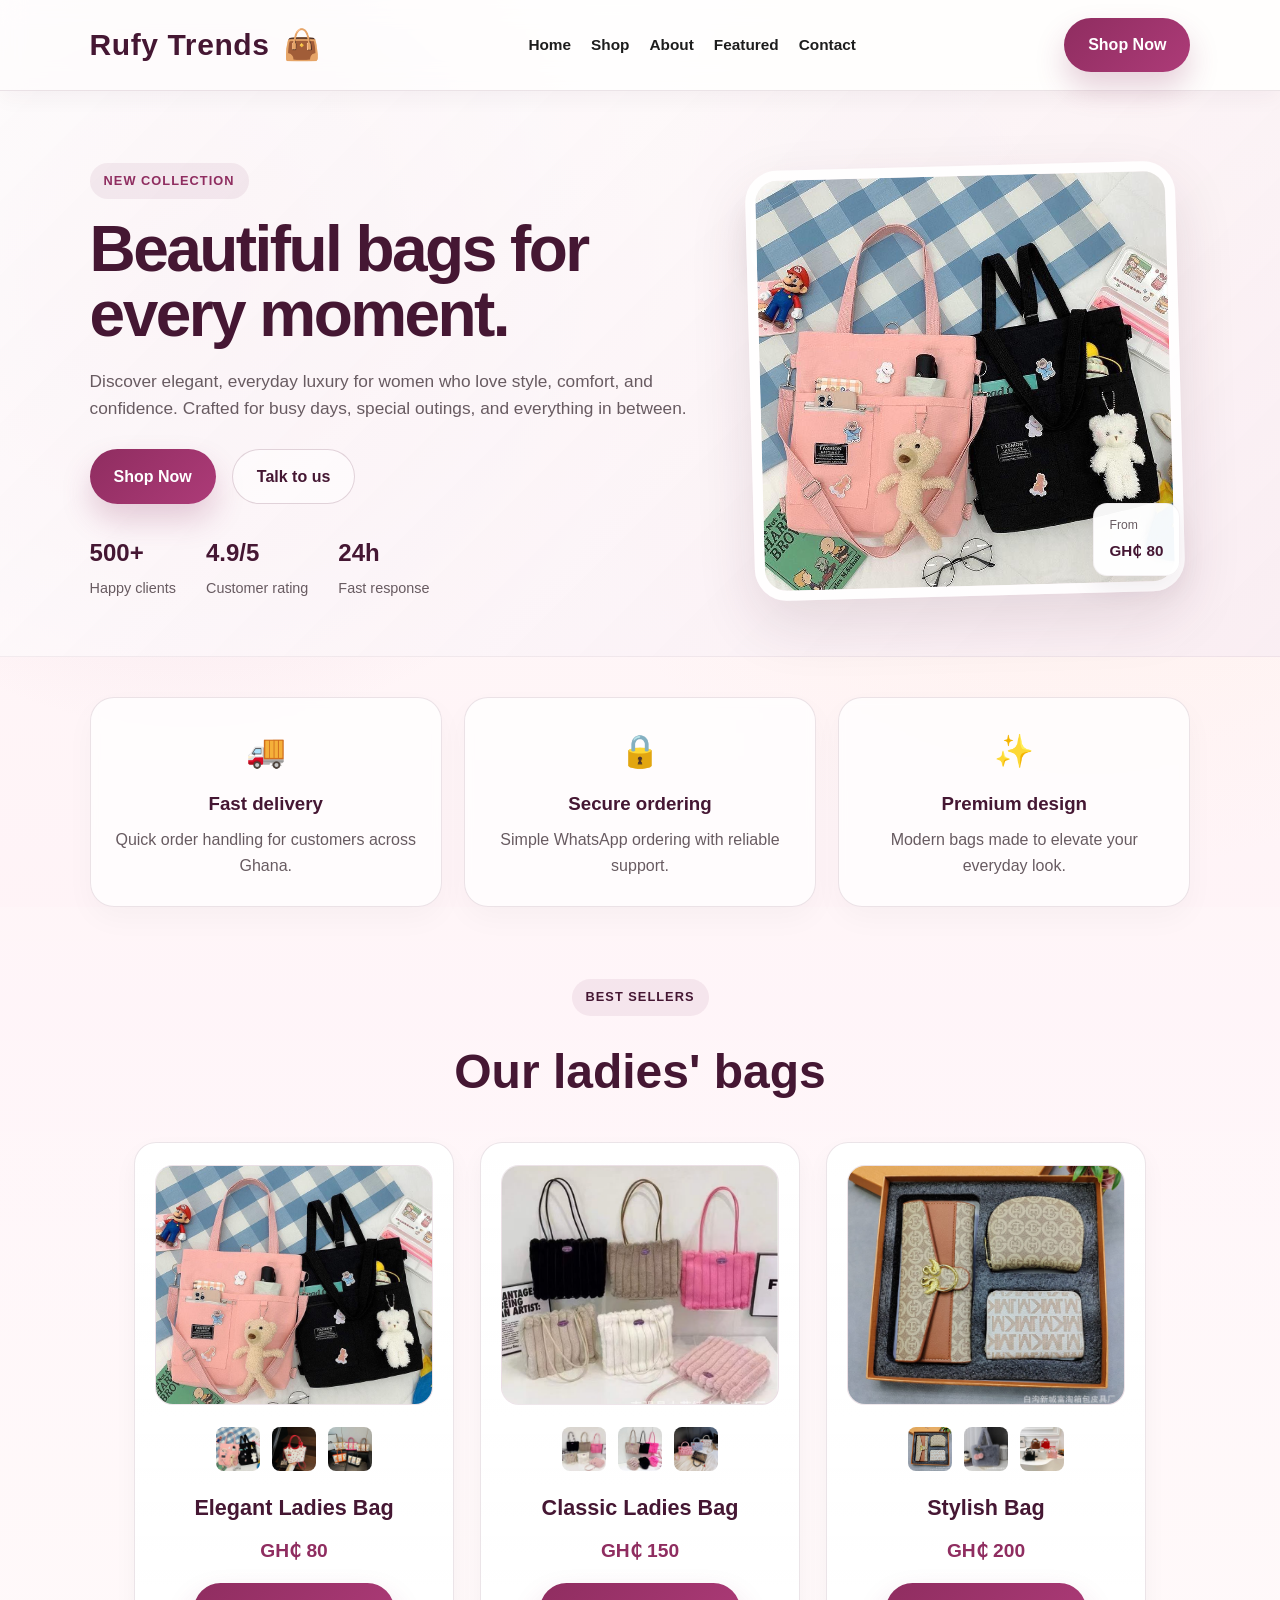
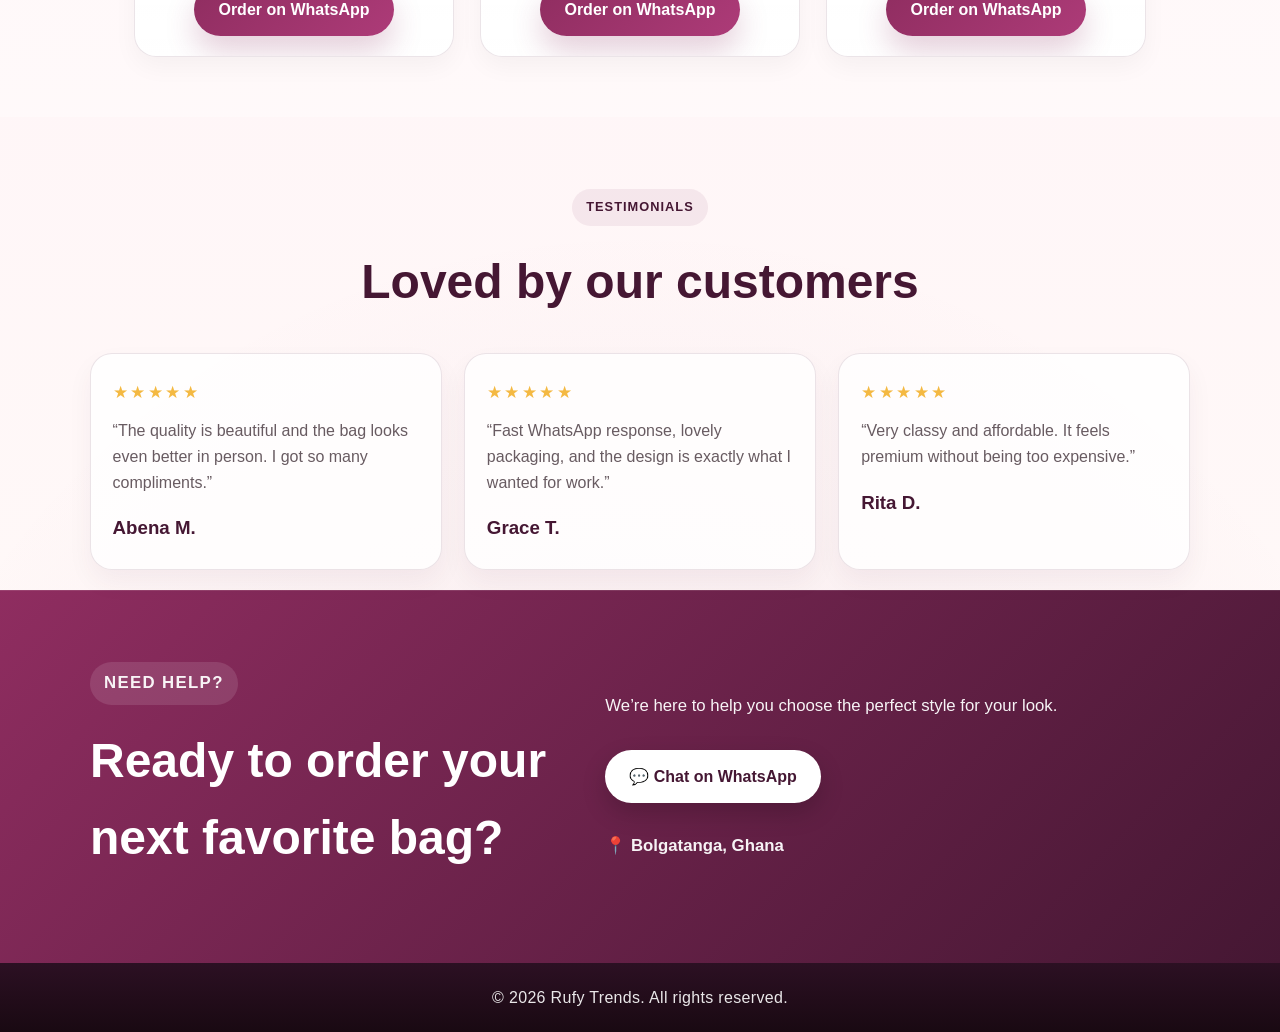
<file: RUFY TRENDS/index.html>
<!DOCTYPE html>
<html lang="en">
<head>
    <meta charset="UTF-8">
    <meta name="viewport" content="width=device-width, initial-scale=1.0">
    <title>Rufy Trends | Ladies Bags</title>
    <link rel="stylesheet" href="style.css">
</head>
<body>
    <header>
        <div class="logo">Rufy Trends <span>👜</span></div>

        <nav>
            <a href="#home">Home</a>
            <a href="#shop">Shop</a>
            <a href="about.html">About</a>
            <a href="#featured">Featured</a>
            <a href="#contact">Contact</a>
        </nav>

        <a class="header-button" href="shop.html">Shop Now</a>
    </header>

    <section class="hero" id="home">
        <div class="hero-content">
            <p class="eyebrow">New collection</p>
            <h1>Beautiful bags for every moment.</h1>
            <p class="subtitle">
                Discover elegant, everyday luxury for women who love style, comfort, and confidence.
                Crafted for busy days, special outings, and everything in between.
            </p>
            <div class="hero-actions">
                <a href="shop.html" class="button">Shop Now</a>
                <a href="#contact" class="button secondary">Talk to us</a>
            </div>

            <div class="trust-row">
                <div><strong>500+</strong><span>Happy clients</span></div>
                <div><strong>4.9/5</strong><span>Customer rating</span></div>
                <div><strong>24h</strong><span>Fast response</span></div>
            </div>
        </div>

        <div class="hero-visual">
            <div class="floating-card card-one">
                <span>Trending</span>
                <strong>Luxury style</strong>
            </div>
            <img src="images/WhatsApp Image 2026-09-23 at 08.17.43.jpeg" alt="Featured bag product">
            <div class="floating-card card-two">
                <span>From</span>
                <strong>GH₵ 80</strong>
            </div>
        </div>
    </section>

    <section class="features" id="featured">
        <div class="feature-box">
            <span>🚚</span>
            <h3>Fast delivery</h3>
            <p>Quick order handling for customers across Ghana.</p>
        </div>
        <div class="feature-box">
            <span>🔒</span>
            <h3>Secure ordering</h3>
            <p>Simple WhatsApp ordering with reliable support.</p>
        </div>
        <div class="feature-box">
            <span>✨</span>
            <h3>Premium design</h3>
            <p>Modern bags made to elevate your everyday look.</p>
        </div>
    </section>

    <section class="shop" id="shop">
        <div class="section-heading">
            <p class="eyebrow dark">Best sellers</p>
            <h2>Our ladies' bags</h2>
        </div>

        <div class="products">
            <div class="product">
                <div class="bag-image">
                    <img id="mainBag1"
                         src="images/WhatsApp Image 2026-09-23 at 08.17.43.jpeg"
                         alt="Elegant Ladies Bag">
                </div>

                <div class="gallery-thumbs">
                    <img src="images/WhatsApp Image 2026-09-23 at 08.17.43.jpeg"
                         alt="Bag thumbnail 1"
                         onclick="document.getElementById('mainBag1').src=this.src">
                    <img src="images/WhatsApp Image 2026-09-23 at 08.21.38.jpeg"
                         alt="Bag thumbnail 2"
                         onclick="document.getElementById('mainBag1').src=this.src">
                    <img src="images/WhatsApp Image 2026-09-23 at 08.22.50.jpeg"
                         alt="Bag thumbnail 3"
                         onclick="document.getElementById('mainBag1').src=this.src">
                </div>

                <h3>Elegant Ladies Bag</h3>
                <p class="price">GH₵ 80</p>
                <a class="button" href="https://wa.me/233530254400?text=Hello%20Rufy%20Trends,%20I%20am%20interested%20in%20the%20Elegant%20Ladies%20Bag%20for%20GH%E2%82%B5%2080.">
                    Order on WhatsApp
                </a>
            </div>

            <div class="product">
                <div class="bag-image">
                    <img id="mainBag2"
                         src="images/WhatsApp Image 2026-09-23 at 08.18.36 - Copy.jpeg"
                         alt="Classic Ladies Bag">
                </div>

                <div class="gallery-thumbs">
                    <img src="images/WhatsApp Image 2026-09-23 at 08.18.36 - Copy.jpeg"
                         alt="Bag thumbnail 4"
                         onclick="document.getElementById('mainBag2').src=this.src">
                    <img src="images/WhatsApp Image 2026-09-23 at 08.30.53.jpeg"
                         alt="Bag thumbnail 5"
                         onclick="document.getElementById('mainBag2').src=this.src">
                    <img src="images/WhatsApp Image 2026-09-23 at 08.40.12 (1).jpeg"
                         alt="Bag thumbnail 6"
                         onclick="document.getElementById('mainBag2').src=this.src">
                </div>

                <h3>Classic Ladies Bag</h3>
                <p class="price">GH₵ 150</p>
                <a class="button" href="https://wa.me/233530254400?text=Hello%20Rufy%20Trends,%20I%20am%20interested%20in%20the%20Classic%20Ladies%20Bag%20for%20GH%E2%82%B5%20150.">
                    Order on WhatsApp
                </a>
            </div>

            <div class="product">
                <div class="bag-image">
                    <img id="mainBag3"
                         src="images/WhatsApp Image 2026-09-23 at 08.32.49.jpeg"
                         alt="Stylish Bag">
                </div>

                <div class="gallery-thumbs">
                    <img src="images/WhatsApp Image 2026-09-23 at 08.32.49.jpeg"
                         alt="Bag thumbnail 7"
                         onclick="document.getElementById('mainBag3').src=this.src">
                    <img src="images/WhatsApp Image 2026-09-23 at 08.40.13.jpeg"
                         alt="Bag thumbnail 8"
                         onclick="document.getElementById('mainBag3').src=this.src">
                    <img src="images/WhatsApp Image 2026-09-23 at 08.40.12 (2).jpeg"
                         alt="Bag thumbnail 9"
                         onclick="document.getElementById('mainBag3').src=this.src">
                </div>

                <h3>Stylish Bag</h3>
                <p class="price">GH₵ 200</p>
                <a class="button" href="https://wa.me/233530254400?text=Hello%20Rufy%20Trends,%20I%20am%20interested%20in%20the%20Stylish%20Bag%20for%20GH%E2%82%B5%20200.">
                    Order on WhatsApp
                </a>
            </div>
        </div>
    </section>

    <section class="testimonials">
        <div class="section-heading">
            <p class="eyebrow dark">Testimonials</p>
            <h2>Loved by our customers</h2>
        </div>

        <div class="testimonial-grid">
            <article class="testimonial-card">
                <div class="stars">★★★★★</div>
                <p>“The quality is beautiful and the bag looks even better in person. I got so many compliments.”</p>
                <h3>Abena M.</h3>
            </article>

            <article class="testimonial-card">
                <div class="stars">★★★★★</div>
                <p>“Fast WhatsApp response, lovely packaging, and the design is exactly what I wanted for work.”</p>
                <h3>Grace T.</h3>
            </article>

            <article class="testimonial-card">
                <div class="stars">★★★★★</div>
                <p>“Very classy and affordable. It feels premium without being too expensive.”</p>
                <h3>Rita D.</h3>
            </article>
        </div>
    </section>

    <section class="contact" id="contact">
        <div class="contact-panel">
            <div>
                <p class="eyebrow light">Need help?</p>
                <h2>Ready to order your next favorite bag?</h2>
            </div>
            <div class="contact-details">
                <p>We’re here to help you choose the perfect style for your look.</p>
                <a class="whatsapp" href="https://wa.me/233530254400?text=Hello%20Rufy%20Trends,%20I%20want%20to%20order%20a%20bag.">
                    💬 Chat on WhatsApp
                </a>
                <p class="location">📍 Bolgatanga, Ghana</p>
            </div>
        </div>
    </section>

    <footer>
        <p>© 2026 Rufy Trends. All rights reserved.</p>
    </footer>
</body>
</html>
</file>
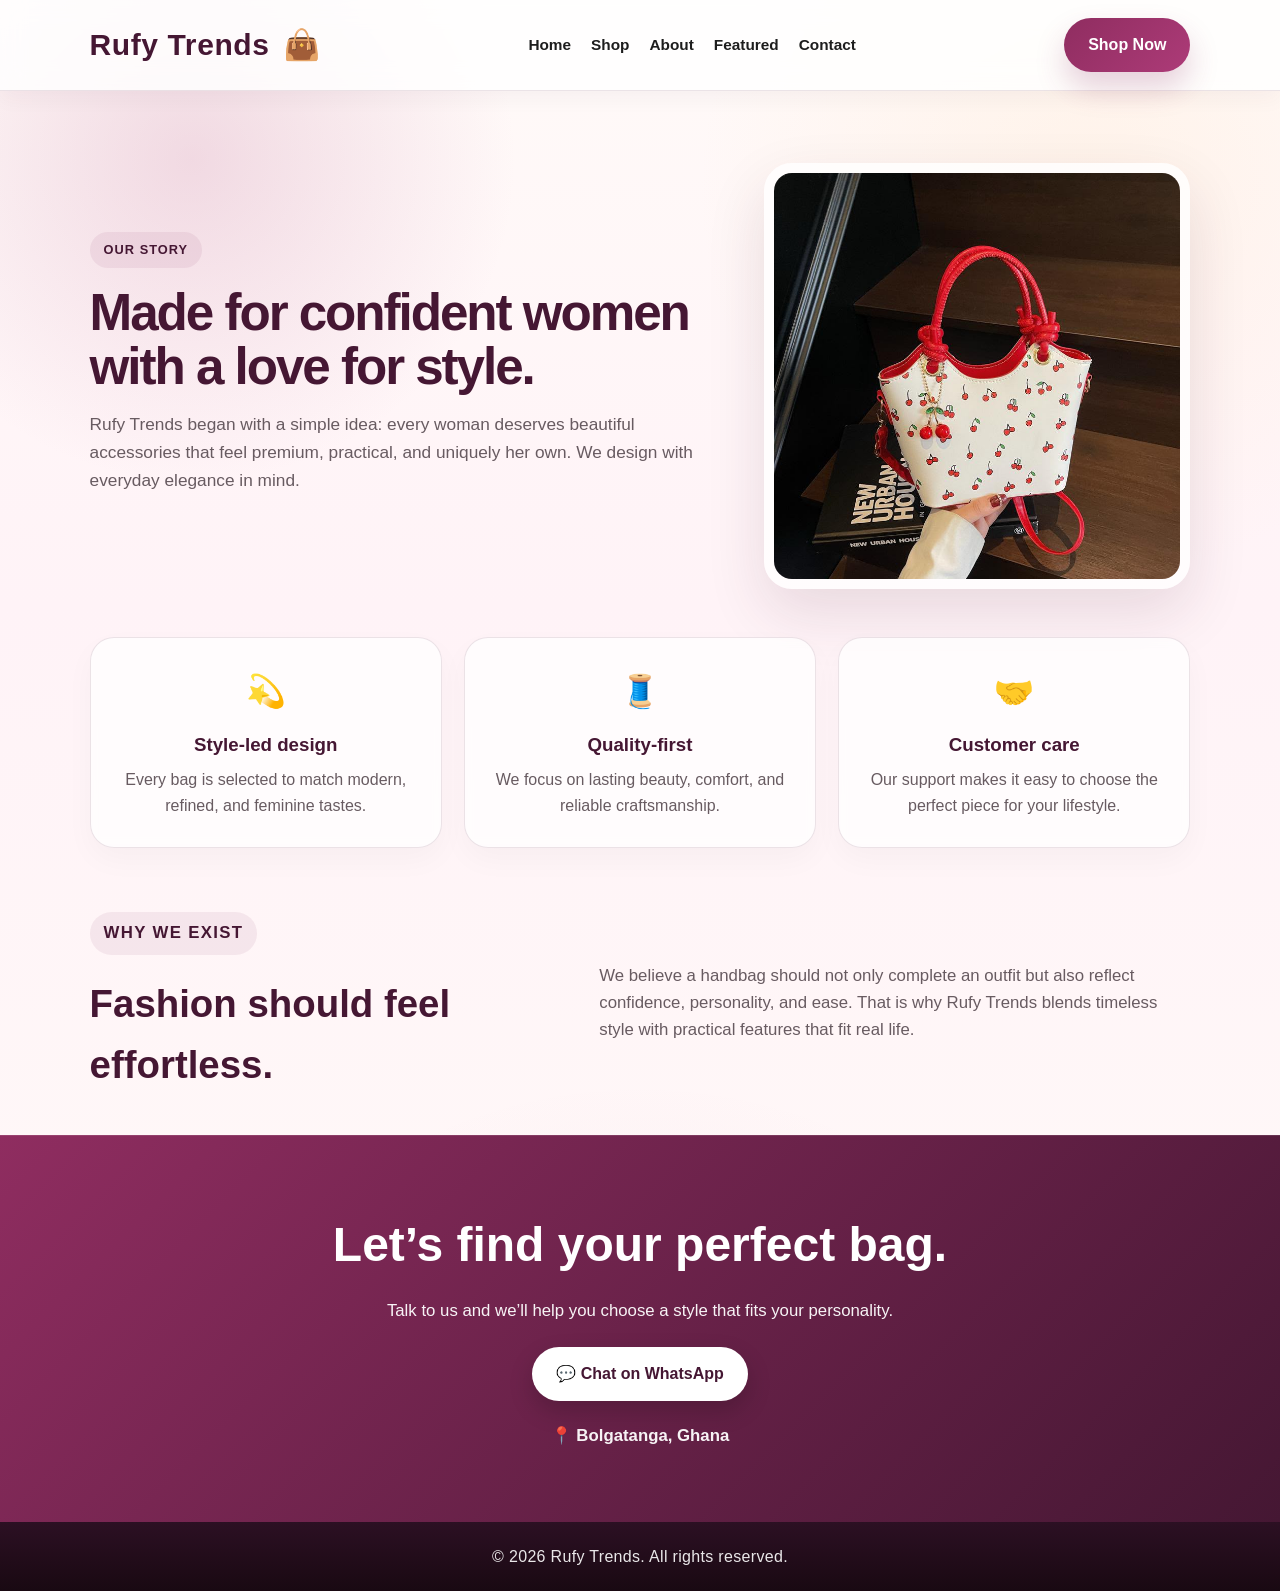
<file: RUFY TRENDS/about.html>
<!DOCTYPE html>
<html lang="en">
<head>
    <meta charset="UTF-8">
    <meta name="viewport" content="width=device-width, initial-scale=1.0">
    <title>About | Rufy Trends</title>
    <link rel="stylesheet" href="style.css">
</head>
<body>
    <header>
        <div class="logo">Rufy Trends <span>👜</span></div>

        <nav>
            <a href="index.html">Home</a>
            <a href="shop.html">Shop</a>
            <a href="about.html">About</a>
            <a href="index.html#featured">Featured</a>
            <a href="index.html#contact">Contact</a>
        </nav>

        <div class="header-actions">
            <a class="header-button" href="shop.html">Shop Now</a>
        </div>
    </header>

    <main>
        <section class="about-hero">
            <div class="about-copy">
                <p class="eyebrow dark">Our story</p>
                <h1>Made for confident women with a love for style.</h1>
                <p class="subtitle">
                    Rufy Trends began with a simple idea: every woman deserves beautiful accessories that feel premium,
                    practical, and uniquely her own. We design with everyday elegance in mind.
                </p>
            </div>
            <div class="about-visual">
                <img src="images/WhatsApp Image 2026-09-23 at 08.21.38.jpeg" alt="Luxury bag portrait">
            </div>
        </section>

        <section class="about-values">
            <div class="feature-box">
                <span>💫</span>
                <h3>Style-led design</h3>
                <p>Every bag is selected to match modern, refined, and feminine tastes.</p>
            </div>
            <div class="feature-box">
                <span>🧵</span>
                <h3>Quality-first</h3>
                <p>We focus on lasting beauty, comfort, and reliable craftsmanship.</p>
            </div>
            <div class="feature-box">
                <span>🤝</span>
                <h3>Customer care</h3>
                <p>Our support makes it easy to choose the perfect piece for your lifestyle.</p>
            </div>
        </section>

        <section class="story-panel">
            <div>
                <p class="eyebrow dark">Why we exist</p>
                <h2>Fashion should feel effortless.</h2>
            </div>
            <p>
                We believe a handbag should not only complete an outfit but also reflect confidence, personality,
                and ease. That is why Rufy Trends blends timeless style with practical features that fit real life.
            </p>
        </section>
    </main>

    <section class="contact" id="contact">
        <h2>Let’s find your perfect bag.</h2>
        <p>Talk to us and we’ll help you choose a style that fits your personality.</p>
        <a class="whatsapp" href="https://wa.me/233530254400?text=Hello%20Rufy%20Trends,%20I%20want%20to%20learn%20more%20about%20your%20brand.">
            💬 Chat on WhatsApp
        </a>
        <p class="location">📍 Bolgatanga, Ghana</p>
    </section>

    <footer>
        <p>© 2026 Rufy Trends. All rights reserved.</p>
    </footer>
</body>
</html>
</file>
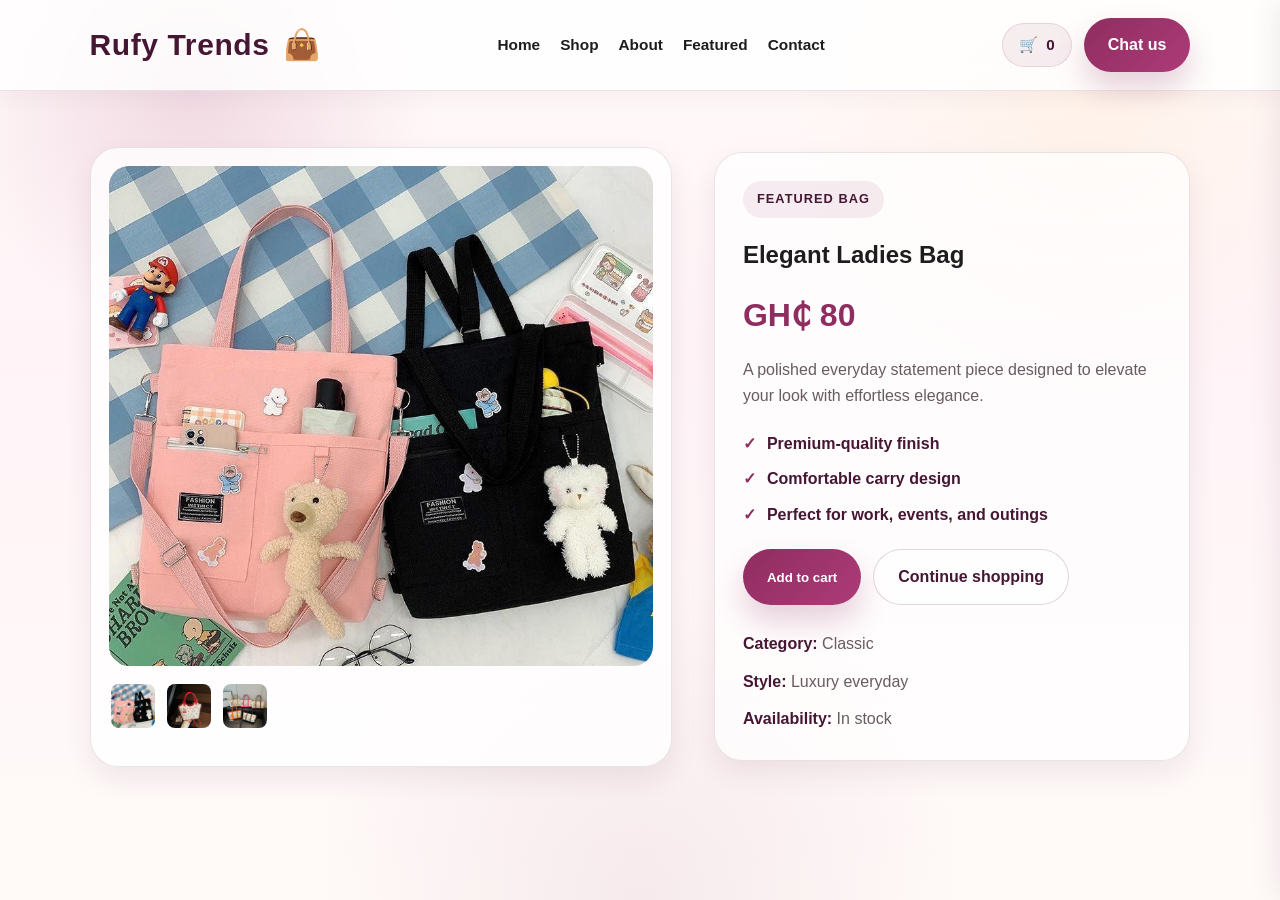
<file: RUFY TRENDS/product.html>
<!DOCTYPE html>
<html lang="en">
<head>
    <meta charset="UTF-8">
    <meta name="viewport" content="width=device-width, initial-scale=1.0">
    <title>Product Details | Rufy Trends</title>
    <link rel="stylesheet" href="style.css">
</head>
<body>
    <header>
        <div class="logo">Rufy Trends <span>👜</span></div>

        <nav>
            <a href="index.html">Home</a>
            <a href="shop.html">Shop</a>
            <a href="about.html">About</a>
            <a href="index.html#featured">Featured</a>
            <a href="index.html#contact">Contact</a>
        </nav>

        <div class="header-actions">
            <button class="cart-button" id="cart-button" type="button" aria-label="Shopping cart">
                🛒 <span id="cart-count">0</span>
            </button>
            <a class="header-button" href="index.html#contact">Chat us</a>
        </div>
    </header>

    <main>
        <section class="product-detail" id="product-detail">
            <div class="product-gallery">
                <img id="product-image" class="product-gallery-main" src="images/WhatsApp Image 2026-09-23 at 08.17.43.jpeg" alt="Product image">
                <div class="gallery-thumbs" id="gallery-thumbs"></div>
            </div>

            <div class="product-detail-copy">
                <p class="eyebrow dark">Featured bag</p>
                <h1 id="product-name">Elegant Ladies Bag</h1>
                <div class="detail-price" id="product-price">GH₵ 80</div>
                <p id="product-description">
                    A polished everyday statement piece designed to elevate your look with effortless elegance.
                </p>

                <ul class="product-features">
                    <li>Premium-quality finish</li>
                    <li>Comfortable carry design</li>
                    <li>Perfect for work, events, and outings</li>
                </ul>

                <div class="product-actions">
                    <button class="button" id="add-detail-cart" type="button">Add to cart</button>
                    <a class="button secondary" href="shop.html">Continue shopping</a>
                </div>

                <div class="mini-meta">
                    <div><strong>Category:</strong> <span id="product-category">Classic</span></div>
                    <div><strong>Style:</strong> <span>Luxury everyday</span></div>
                    <div><strong>Availability:</strong> <span>In stock</span></div>
                </div>
            </div>
        </section>
    </main>

    <aside class="cart-panel" id="cart-panel" aria-live="polite">
        <div class="cart-panel-header">
            <h3>Your cart</h3>
            <button class="close-cart" id="close-cart" type="button" aria-label="Close cart">×</button>
        </div>
        <div id="cart-items" class="cart-items"></div>
        <div class="cart-panel-footer">
            <div class="cart-summary">
                <span>Total</span>
                <strong id="cart-total">GH₵ 0</strong>
            </div>
            <button class="button" id="checkout-button" type="button">Checkout</button>
        </div>
    </aside>

    <div class="checkout-modal-overlay" id="checkout-modal-overlay">
        <div class="checkout-modal" aria-modal="true" role="dialog" aria-labelledby="checkout-title">
            <div class="checkout-modal-header">
                <h3 id="checkout-title">Complete your order</h3>
                <button class="close-cart" id="checkout-close" type="button" aria-label="Close checkout">×</button>
            </div>

            <form id="checkout-form" class="checkout-form">
                <div class="form-row">
                    <label>
                        Full name
                        <input type="text" name="name" placeholder="Your name" required>
                    </label>
                </div>

                <div class="form-row">
                    <label>
                        Phone number
                        <input type="tel" name="phone" placeholder="024 000 0000" required>
                    </label>
                </div>

                <div class="form-row">
                    <label>
                        Delivery location
                        <input type="text" name="location" placeholder="Town / Area" required>
                    </label>
                </div>

                <div class="form-row">
                    <label>
                        Notes
                        <textarea name="notes" rows="3" placeholder="Optional order notes"></textarea>
                    </label>
                </div>

                <div class="checkout-summary-box">
                    <span>Order total</span>
                    <strong id="checkout-total">GH₵ 0</strong>
                </div>

                <button class="button" type="submit">Send order on WhatsApp</button>
            </form>
        </div>
    </div>

    <script>
        const products = {
            'elegant-ladies-bag': {
                id: 'elegant-ladies-bag',
                name: 'Elegant Ladies Bag',
                price: 80,
                category: 'Classic',
                description: 'A polished everyday statement piece designed to elevate your look with effortless elegance.',
                images: [
                    'images/WhatsApp Image 2026-09-23 at 08.17.43.jpeg',
                    'images/WhatsApp Image 2026-09-23 at 08.21.38.jpeg',
                    'images/WhatsApp Image 2026-09-23 at 08.22.50.jpeg'
                ]
            },
            'classic-ladies-bag': {
                id: 'classic-ladies-bag',
                name: 'Classic Ladies Bag',
                price: 150,
                category: 'Classic',
                description: 'Structured, sophisticated, and versatile enough to match both business and weekend looks.',
                images: [
                    'images/WhatsApp Image 2026-09-23 at 08.18.36 - Copy.jpeg',
                    'images/WhatsApp Image 2026-09-23 at 08.30.53.jpeg',
                    'images/WhatsApp Image 2026-09-23 at 08.40.12 (1).jpeg'
                ]
            },
            'stylish-bag': {
                id: 'stylish-bag',
                name: 'Stylish Bag',
                price: 200,
                category: 'Classic',
                description: 'A standout handbag for moments where you want your accessories to speak first.',
                images: [
                    'images/WhatsApp Image 2026-09-23 at 08.32.49.jpeg',
                    'images/WhatsApp Image 2026-09-23 at 08.40.13.jpeg',
                    'images/WhatsApp Image 2026-09-23 at 08.40.12 (2).jpeg'
                ]
            },
            'luxury-tote': {
                id: 'luxury-tote',
                name: 'Luxury Tote',
                price: 180,
                category: 'Luxury',
                description: 'An elevated tote with room for your essentials and the kind of polish that turns heads.',
                images: [
                    'images/WhatsApp Image 2026-09-23 at 08.21.38.jpeg',
                    'images/WhatsApp Image 2026-09-23 at 08.25.31.jpeg',
                    'images/WhatsApp Image 2026-09-23 at 08.29.05.jpeg'
                ]
            },
            'signature-handbag': {
                id: 'signature-handbag',
                name: 'Signature Handbag',
                price: 170,
                category: 'Luxury',
                description: 'A refined everyday luxury handbag that blends comfort with a statement silhouette.',
                images: [
                    'images/WhatsApp Image 2026-09-23 at 08.30.53.jpeg',
                    'images/WhatsApp Image 2026-09-23 at 08.18.36.jpeg',
                    'images/WhatsApp Image 2026-09-23 at 08.19.03.jpeg'
                ]
            },
            'everyday-crossbody': {
                id: 'everyday-crossbody',
                name: 'Everyday Crossbody',
                price: 120,
                category: 'Everyday',
                description: 'Lightweight, practical, and stylish for your everyday routine without sacrificing elegance.',
                images: [
                    'images/WhatsApp Image 2026-09-23 at 08.40.13.jpeg',
                    'images/WhatsApp Image 2026-09-23 at 08.40.14.jpeg',
                    'images/WhatsApp Image 2026-09-23 at 08.23.33.jpeg'
                ]
            },
            'mini-trend-bag': {
                id: 'mini-trend-bag',
                name: 'Mini Trend Bag',
                price: 110,
                category: 'Everyday',
                description: 'A compact look with enough room for your essentials and a strong styling impact.',
                images: [
                    'images/WhatsApp Image 2026-09-23 at 08.23.33.jpeg',
                    'images/WhatsApp Image 2026-09-23 at 08.40.13 (1).jpeg',
                    'images/WhatsApp Image 2026-09-23 at 08.40.13 (2).jpeg'
                ]
            },
            'velvet-charm': {
                id: 'velvet-charm',
                name: 'Velvet Charm',
                price: 140,
                category: 'Luxury',
                description: 'Soft-textured sophistication for occasions that deserve a little extra glamour.',
                images: [
                    'images/WhatsApp Image 2026-09-23 at 08.19.03.jpeg',
                    'images/WhatsApp Image 2026-09-23 at 08.20.29.jpeg',
                    'images/WhatsApp Image 2026-09-23 at 08.29.33.jpeg'
                ]
            },
            'fashion-satchel': {
                id: 'fashion-satchel',
                name: 'Fashion Satchel',
                price: 190,
                category: 'Luxury',
                description: 'A bold, statement-making satchel with premium detailing and endless versatility.',
                images: [
                    'images/WhatsApp Image 2026-09-23 at 08.40.12.jpeg',
                    'images/WhatsApp Image 2026-09-23 at 08.40.12 (1).jpeg',
                    'images/WhatsApp Image 2026-09-23 at 08.40.12 (2).jpeg'
                ]
            }
        };

        const CART_KEY = 'rufy-trends-cart';
        const cartButton = document.getElementById('cart-button');
        const cartPanel = document.getElementById('cart-panel');
        const closeCartButton = document.getElementById('close-cart');
        const cartItems = document.getElementById('cart-items');
        const cartTotal = document.getElementById('cart-total');
        const cartCount = document.getElementById('cart-count');
        const checkoutButton = document.getElementById('checkout-button');
        const checkoutModal = document.getElementById('checkout-modal-overlay');
        const checkoutClose = document.getElementById('checkout-close');
        const checkoutForm = document.getElementById('checkout-form');
        const checkoutTotal = document.getElementById('checkout-total');

        function getCart() {
            try {
                return JSON.parse(localStorage.getItem(CART_KEY)) || [];
            } catch (_error) {
                return [];
            }
        }

        function saveCart(items) {
            localStorage.setItem(CART_KEY, JSON.stringify(items));
        }

        function updateCartDisplay() {
            const cart = getCart();
            const totalItems = cart.reduce((sum, item) => sum + item.quantity, 0);
            const totalPrice = cart.reduce((sum, item) => sum + (Number(item.price) * item.quantity), 0);

            cartCount.textContent = totalItems;
            cartTotal.textContent = `GH₵ ${totalPrice}`;
            checkoutTotal.textContent = `GH₵ ${totalPrice}`;

            if (!cart.length) {
                cartItems.innerHTML = '<p class="empty-cart">Your cart is empty.</p>';
                return;
            }

            cartItems.innerHTML = cart.map((item) => `
                <div class="cart-item">
                    <div>
                        <strong>${item.name}</strong>
                        <span>GH₵ ${item.price} each</span>
                    </div>
                    <div class="cart-quantity">
                        <button type="button" data-id="${item.id}" data-action="decrease">−</button>
                        <span>${item.quantity}</span>
                        <button type="button" data-id="${item.id}" data-action="increase">+</button>
                    </div>
                </div>
            `).join('');
        }

        function openCheckoutModal() {
            const cart = getCart();
            if (!cart.length) return;
            checkoutModal.classList.add('open');
        }

        function closeCheckoutModal() {
            checkoutModal.classList.remove('open');
        }

        function addToCart(productId, productName, productPrice) {
            const cart = getCart();
            const existing = cart.find((item) => item.id === productId);

            if (existing) {
                existing.quantity += 1;
            } else {
                cart.push({ id: productId, name: productName, price: Number(productPrice), quantity: 1 });
            }

            saveCart(cart);
            updateCartDisplay();
            cartPanel.classList.add('open');
        }

        cartButton.addEventListener('click', () => {
            const isOpen = cartPanel.classList.contains('open');
            cartPanel.classList.toggle('open', !isOpen);
        });

        closeCartButton.addEventListener('click', () => {
            cartPanel.classList.remove('open');
        });

        checkoutButton.addEventListener('click', () => {
            openCheckoutModal();
        });

        checkoutClose.addEventListener('click', () => {
            closeCheckoutModal();
        });

        checkoutModal.addEventListener('click', (event) => {
            if (event.target === checkoutModal) {
                closeCheckoutModal();
            }
        });

        checkoutForm.addEventListener('submit', (event) => {
            event.preventDefault();

            const cart = getCart();
            if (!cart.length) return;

            const formData = new FormData(checkoutForm);
            const name = formData.get('name');
            const phone = formData.get('phone');
            const location = formData.get('location');
            const notes = formData.get('notes') || 'No extra notes';
            const total = cart.reduce((sum, item) => sum + (Number(item.price) * item.quantity), 0);
            const itemsText = cart.map((item) => `${item.name} x${item.quantity} - GH₵ ${item.price * item.quantity}`).join(', ');
            const message = `Hello Rufy Trends, I would like to place my order.%0A%0AName: ${name}%0APhone: ${phone}%0ADelivery location: ${location}%0AItems: ${itemsText}%0ATotal: GH₵ ${total}%0ANotes: ${notes}`;

            window.open(`https://wa.me/233530254400?text=${message}`, '_blank');
            closeCheckoutModal();
            checkoutForm.reset();
        });

        cartItems.addEventListener('click', (event) => {
            const button = event.target.closest('button');
            if (!button) return;

            const { id, action } = button.dataset;
            const cart = getCart();
            const item = cart.find((entry) => entry.id === id);
            if (!item) return;

            if (action === 'increase') {
                item.quantity += 1;
            } else if (action === 'decrease') {
                item.quantity -= 1;
            }

            const nextCart = cart.filter((entry) => entry.quantity > 0);
            saveCart(nextCart);
            updateCartDisplay();
        });

        const params = new URLSearchParams(window.location.search);
        const productKey = params.get('product') || 'elegant-ladies-bag';
        const selectedProduct = products[productKey] || products['elegant-ladies-bag'];

        document.getElementById('product-name').textContent = selectedProduct.name;
        document.getElementById('product-price').textContent = `GH₵ ${selectedProduct.price}`;
        document.getElementById('product-description').textContent = selectedProduct.description;
        document.getElementById('product-category').textContent = selectedProduct.category;

        const galleryThumbs = document.getElementById('gallery-thumbs');
        const mainImage = document.getElementById('product-image');
        mainImage.src = selectedProduct.images[0];

        galleryThumbs.innerHTML = selectedProduct.images.map((image, index) => `
            <img src="${image}" alt="${selectedProduct.name} thumbnail ${index + 1}" data-image="${image}">
        `).join('');

        galleryThumbs.addEventListener('click', (event) => {
            const image = event.target.closest('img');
            if (!image) return;
            mainImage.src = image.dataset.image;
        });

        document.getElementById('add-detail-cart').addEventListener('click', () => {
            addToCart(selectedProduct.id, selectedProduct.name, selectedProduct.price);
        });

        updateCartDisplay();
    </script>
</body>
</html>
</file>
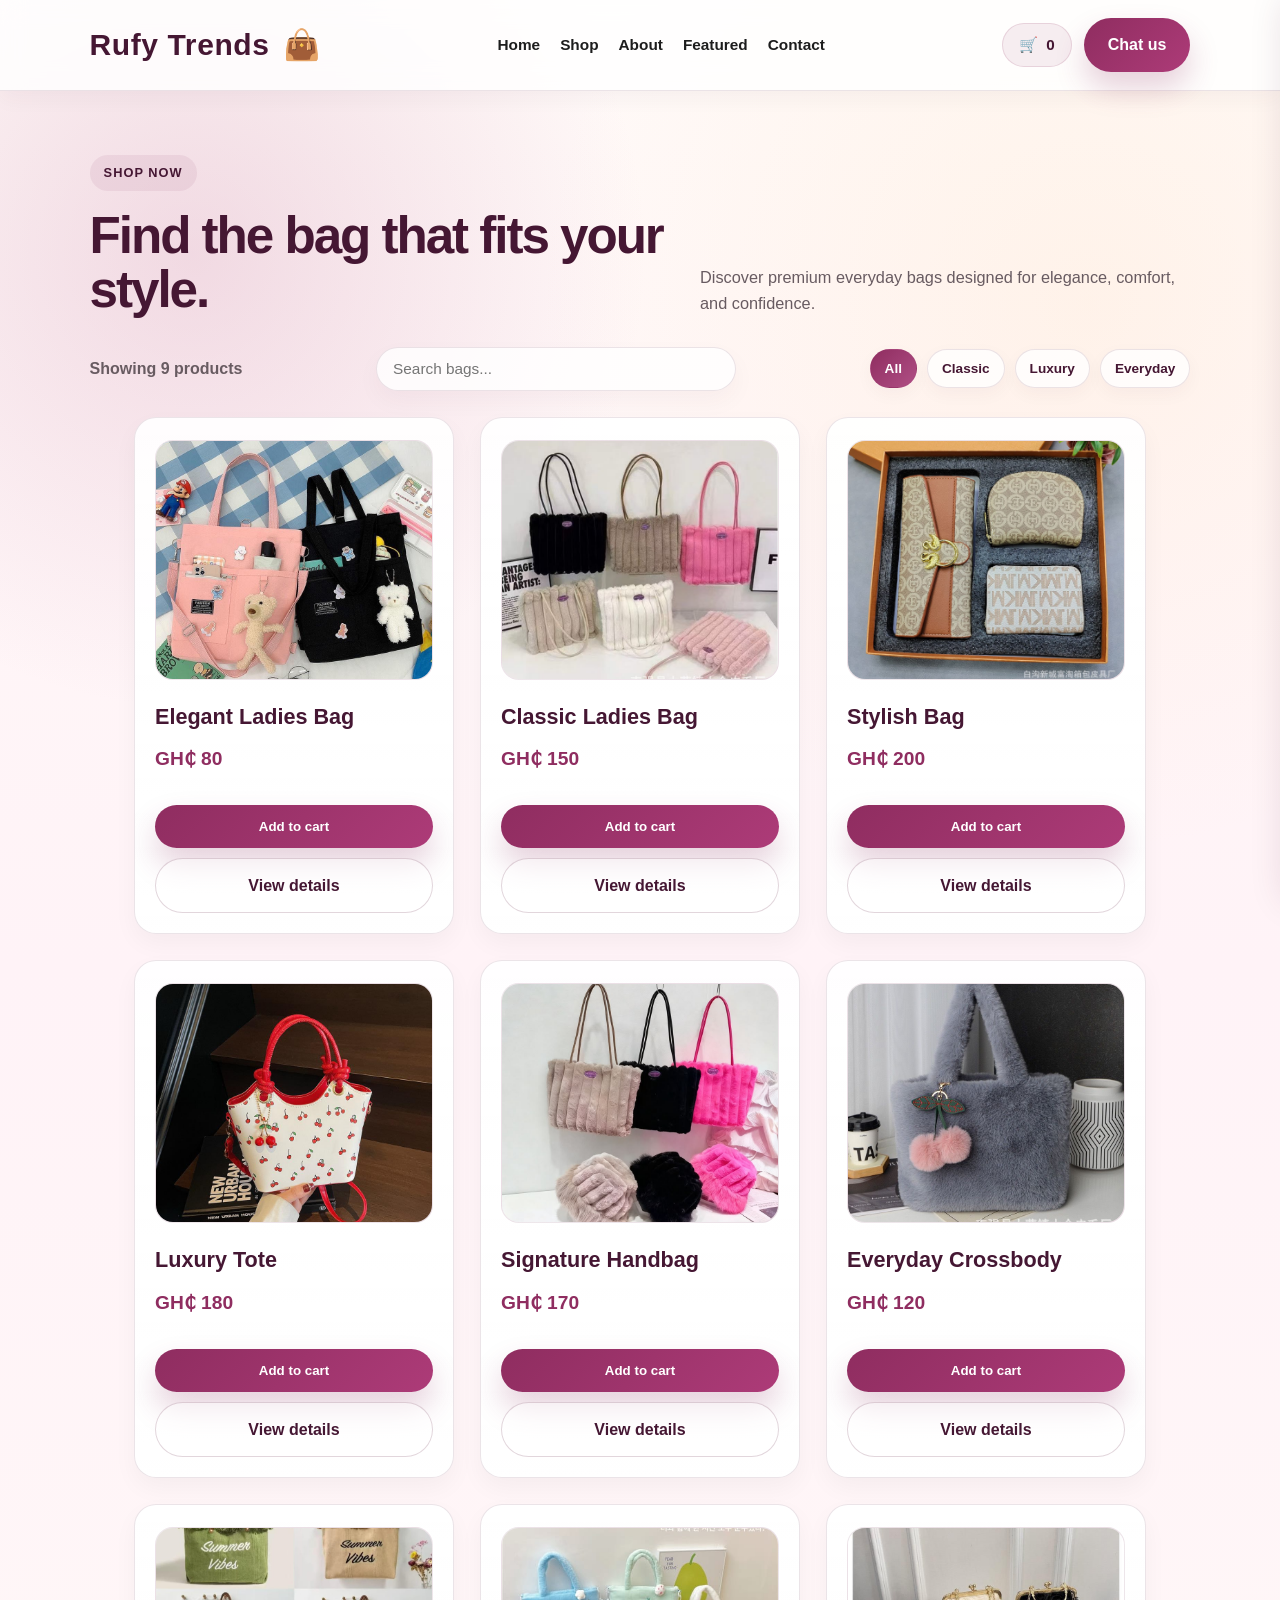
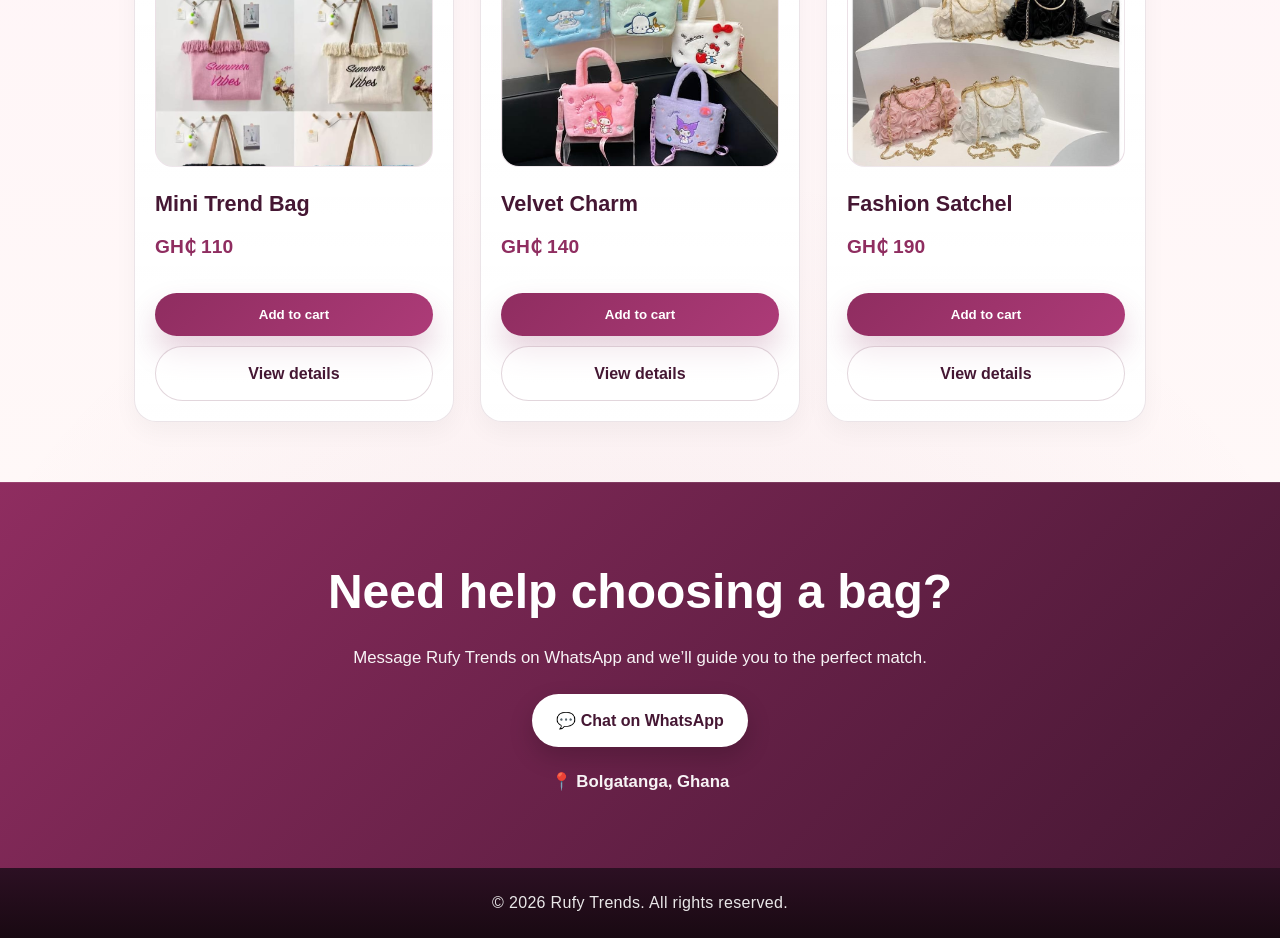
<file: RUFY TRENDS/shop.html>
<!DOCTYPE html>
<html lang="en">
<head>
    <meta charset="UTF-8">
    <meta name="viewport" content="width=device-width, initial-scale=1.0">
    <title>Shop | Rufy Trends</title>
    <link rel="stylesheet" href="style.css">
</head>
<body>
    <header>
        <div class="logo">Rufy Trends <span>👜</span></div>

        <nav>
            <a href="index.html">Home</a>
            <a href="shop.html">Shop</a>
            <a href="about.html">About</a>
            <a href="index.html#featured">Featured</a>
            <a href="index.html#contact">Contact</a>
        </nav>

        <div class="header-actions">
            <button class="cart-button" id="cart-button" type="button" aria-label="Shopping cart">
                🛒 <span id="cart-count">0</span>
            </button>
            <a class="header-button" href="index.html#contact">Chat us</a>
        </div>
    </header>

    <main>
        <section class="shop-page-hero">
            <div>
                <p class="eyebrow dark">Shop now</p>
                <h1>Find the bag that fits your style.</h1>
            </div>
            <p class="subtitle">
                Discover premium everyday bags designed for elegance, comfort, and confidence.
            </p>
        </section>

        <section class="shop-grid-section">
            <div class="shop-toolbar">
                <span id="product-count">Showing 9 products</span>
                <div class="shop-search-row">
                    <input type="text" id="shop-search" class="shop-search" placeholder="Search bags..." aria-label="Search products">
                </div>
                <div class="tags" id="category-tags">
                    <span class="tag active" data-category="all">All</span>
                    <span class="tag" data-category="classic">Classic</span>
                    <span class="tag" data-category="luxury">Luxury</span>
                    <span class="tag" data-category="everyday">Everyday</span>
                </div>
            </div>

            <div class="products shop-grid" id="product-grid">
                <article class="product product-card" data-category="classic" data-id="elegant-ladies-bag" data-name="Elegant Ladies Bag" data-price="80">
                    <div class="bag-image">
                        <img src="images/WhatsApp Image 2026-09-23 at 08.17.43.jpeg" alt="Elegant Ladies Bag">
                    </div>
                    <div class="product-meta">
                        <h3>Elegant Ladies Bag</h3>
                        <p class="price">GH₵ 80</p>
                    </div>
                    <div class="card-actions">
                        <button class="button add-to-cart" type="button">Add to cart</button>
                        <a class="button secondary product-link" href="product.html?product=elegant-ladies-bag">View details</a>
                    </div>
                </article>

                <article class="product product-card" data-category="classic" data-id="classic-ladies-bag" data-name="Classic Ladies Bag" data-price="150">
                    <div class="bag-image">
                        <img src="images/WhatsApp Image 2026-09-23 at 08.18.36 - Copy.jpeg" alt="Classic Ladies Bag">
                    </div>
                    <div class="product-meta">
                        <h3>Classic Ladies Bag</h3>
                        <p class="price">GH₵ 150</p>
                    </div>
                    <div class="card-actions">
                        <button class="button add-to-cart" type="button">Add to cart</button>
                        <a class="button secondary product-link" href="product.html?product=classic-ladies-bag">View details</a>
                    </div>
                </article>

                <article class="product product-card" data-category="classic" data-id="stylish-bag" data-name="Stylish Bag" data-price="200">
                    <div class="bag-image">
                        <img src="images/WhatsApp Image 2026-09-23 at 08.32.49.jpeg" alt="Stylish Bag">
                    </div>
                    <div class="product-meta">
                        <h3>Stylish Bag</h3>
                        <p class="price">GH₵ 200</p>
                    </div>
                    <div class="card-actions">
                        <button class="button add-to-cart" type="button">Add to cart</button>
                        <a class="button secondary product-link" href="product.html?product=stylish-bag">View details</a>
                    </div>
                </article>

                <article class="product product-card" data-category="luxury" data-id="luxury-tote" data-name="Luxury Tote" data-price="180">
                    <div class="bag-image">
                        <img src="images/WhatsApp Image 2026-09-23 at 08.21.38.jpeg" alt="Luxury Tote">
                    </div>
                    <div class="product-meta">
                        <h3>Luxury Tote</h3>
                        <p class="price">GH₵ 180</p>
                    </div>
                    <div class="card-actions">
                        <button class="button add-to-cart" type="button">Add to cart</button>
                        <a class="button secondary product-link" href="product.html?product=luxury-tote">View details</a>
                    </div>
                </article>

                <article class="product product-card" data-category="luxury" data-id="signature-handbag" data-name="Signature Handbag" data-price="170">
                    <div class="bag-image">
                        <img src="images/WhatsApp Image 2026-09-23 at 08.30.53.jpeg" alt="Signature Handbag">
                    </div>
                    <div class="product-meta">
                        <h3>Signature Handbag</h3>
                        <p class="price">GH₵ 170</p>
                    </div>
                    <div class="card-actions">
                        <button class="button add-to-cart" type="button">Add to cart</button>
                        <a class="button secondary product-link" href="product.html?product=signature-handbag">View details</a>
                    </div>
                </article>

                <article class="product product-card" data-category="everyday" data-id="everyday-crossbody" data-name="Everyday Crossbody" data-price="120">
                    <div class="bag-image">
                        <img src="images/WhatsApp Image 2026-09-23 at 08.40.13.jpeg" alt="Everyday Crossbody">
                    </div>
                    <div class="product-meta">
                        <h3>Everyday Crossbody</h3>
                        <p class="price">GH₵ 120</p>
                    </div>
                    <div class="card-actions">
                        <button class="button add-to-cart" type="button">Add to cart</button>
                        <a class="button secondary product-link" href="product.html?product=everyday-crossbody">View details</a>
                    </div>
                </article>

                <article class="product product-card" data-category="everyday" data-id="mini-trend-bag" data-name="Mini Trend Bag" data-price="110">
                    <div class="bag-image">
                        <img src="images/WhatsApp Image 2026-09-23 at 08.23.33.jpeg" alt="Mini Trend Bag">
                    </div>
                    <div class="product-meta">
                        <h3>Mini Trend Bag</h3>
                        <p class="price">GH₵ 110</p>
                    </div>
                    <div class="card-actions">
                        <button class="button add-to-cart" type="button">Add to cart</button>
                        <a class="button secondary product-link" href="product.html?product=mini-trend-bag">View details</a>
                    </div>
                </article>

                <article class="product product-card" data-category="luxury" data-id="velvet-charm" data-name="Velvet Charm" data-price="140">
                    <div class="bag-image">
                        <img src="images/WhatsApp Image 2026-09-23 at 08.19.03.jpeg" alt="Velvet Charm">
                    </div>
                    <div class="product-meta">
                        <h3>Velvet Charm</h3>
                        <p class="price">GH₵ 140</p>
                    </div>
                    <div class="card-actions">
                        <button class="button add-to-cart" type="button">Add to cart</button>
                        <a class="button secondary product-link" href="product.html?product=velvet-charm">View details</a>
                    </div>
                </article>

                <article class="product product-card" data-category="luxury" data-id="fashion-satchel" data-name="Fashion Satchel" data-price="190">
                    <div class="bag-image">
                        <img src="images/WhatsApp Image 2026-09-23 at 08.40.12.jpeg" alt="Fashion Satchel">
                    </div>
                    <div class="product-meta">
                        <h3>Fashion Satchel</h3>
                        <p class="price">GH₵ 190</p>
                    </div>
                    <div class="card-actions">
                        <button class="button add-to-cart" type="button">Add to cart</button>
                        <a class="button secondary product-link" href="product.html?product=fashion-satchel">View details</a>
                    </div>
                </article>
            </div>
        </section>
    </main>

    <section class="contact" id="contact">
        <h2>Need help choosing a bag?</h2>
        <p>Message Rufy Trends on WhatsApp and we’ll guide you to the perfect match.</p>
        <a class="whatsapp" href="https://wa.me/233530254400?text=Hello%20Rufy%20Trends,%20I%20need%20help%20choosing%20a%20bag.">
            💬 Chat on WhatsApp
        </a>
        <p class="location">📍 Bolgatanga, Ghana</p>
    </section>

    <footer>
        <p>© 2026 Rufy Trends. All rights reserved.</p>
    </footer>

    <aside class="cart-panel" id="cart-panel" aria-live="polite">
        <div class="cart-panel-header">
            <h3>Your cart</h3>
            <button class="close-cart" id="close-cart" type="button" aria-label="Close cart">×</button>
        </div>
        <div id="cart-items" class="cart-items"></div>
        <div class="cart-panel-footer">
            <div class="cart-summary">
                <span>Total</span>
                <strong id="cart-total">GH₵ 0</strong>
            </div>
            <button class="button" id="checkout-button" type="button">Checkout</button>
        </div>
    </aside>

    <div class="checkout-modal-overlay" id="checkout-modal-overlay">
        <div class="checkout-modal" aria-modal="true" role="dialog" aria-labelledby="checkout-title">
            <div class="checkout-modal-header">
                <h3 id="checkout-title">Complete your order</h3>
                <button class="close-cart" id="checkout-close" type="button" aria-label="Close checkout">×</button>
            </div>

            <form id="checkout-form" class="checkout-form">
                <div class="form-row">
                    <label>
                        Full name
                        <input type="text" name="name" placeholder="Your name" required>
                    </label>
                </div>

                <div class="form-row">
                    <label>
                        Phone number
                        <input type="tel" name="phone" placeholder="024 000 0000" required>
                    </label>
                </div>

                <div class="form-row">
                    <label>
                        Delivery location
                        <input type="text" name="location" placeholder="Town / Area" required>
                    </label>
                </div>

                <div class="form-row">
                    <label>
                        Notes
                        <textarea name="notes" rows="3" placeholder="Optional order notes"></textarea>
                    </label>
                </div>

                <div class="checkout-summary-box">
                    <span>Order total</span>
                    <strong id="checkout-total">GH₵ 0</strong>
                </div>

                <button class="button" type="submit">Send order on WhatsApp</button>
            </form>
        </div>
    </div>

    <script>
        const CART_KEY = 'rufy-trends-cart';
        const cartButton = document.getElementById('cart-button');
        const cartPanel = document.getElementById('cart-panel');
        const closeCartButton = document.getElementById('close-cart');
        const cartItems = document.getElementById('cart-items');
        const cartTotal = document.getElementById('cart-total');
        const cartCount = document.getElementById('cart-count');
        const checkoutButton = document.getElementById('checkout-button');
        const checkoutModal = document.getElementById('checkout-modal-overlay');
        const checkoutClose = document.getElementById('checkout-close');
        const checkoutForm = document.getElementById('checkout-form');
        const checkoutTotal = document.getElementById('checkout-total');
        const searchInput = document.getElementById('shop-search');
        const productCards = Array.from(document.querySelectorAll('.product-card'));
        const productCount = document.getElementById('product-count');
        const tagButtons = Array.from(document.querySelectorAll('.tag'));

        let activeCategory = 'all';

        function getCart() {
            try {
                return JSON.parse(localStorage.getItem(CART_KEY)) || [];
            } catch (_error) {
                return [];
            }
        }

        function saveCart(items) {
            localStorage.setItem(CART_KEY, JSON.stringify(items));
        }

        function updateCartDisplay() {
            const cart = getCart();
            const totalItems = cart.reduce((sum, item) => sum + item.quantity, 0);
            const totalPrice = cart.reduce((sum, item) => sum + (Number(item.price) * item.quantity), 0);

            cartCount.textContent = totalItems;
            cartTotal.textContent = `GH₵ ${totalPrice}`;
            checkoutTotal.textContent = `GH₵ ${totalPrice}`;

            if (!cart.length) {
                cartItems.innerHTML = '<p class="empty-cart">Your cart is empty.</p>';
                return;
            }

            cartItems.innerHTML = cart.map((item) => `
                <div class="cart-item">
                    <div>
                        <strong>${item.name}</strong>
                        <span>GH₵ ${item.price} each</span>
                    </div>
                    <div class="cart-quantity">
                        <button type="button" data-id="${item.id}" data-action="decrease">−</button>
                        <span>${item.quantity}</span>
                        <button type="button" data-id="${item.id}" data-action="increase">+</button>
                    </div>
                </div>
            `).join('');
        }

        function openCheckoutModal() {
            const cart = getCart();
            if (!cart.length) return;
            checkoutModal.classList.add('open');
        }

        function closeCheckoutModal() {
            checkoutModal.classList.remove('open');
        }

        function addToCart(productId, productName, productPrice) {
            const cart = getCart();
            const existing = cart.find((item) => item.id === productId);

            if (existing) {
                existing.quantity += 1;
            } else {
                cart.push({ id: productId, name: productName, price: Number(productPrice), quantity: 1 });
            }

            saveCart(cart);
            updateCartDisplay();
            cartPanel.classList.add('open');
        }

        document.querySelectorAll('.add-to-cart').forEach((button) => {
            button.addEventListener('click', () => {
                const card = button.closest('.product-card');
                addToCart(card.dataset.id, card.dataset.name, card.dataset.price);
            });
        });

        cartButton.addEventListener('click', () => {
            const isOpen = cartPanel.classList.contains('open');
            cartPanel.classList.toggle('open', !isOpen);
        });

        closeCartButton.addEventListener('click', () => {
            cartPanel.classList.remove('open');
        });

        checkoutButton.addEventListener('click', () => {
            openCheckoutModal();
        });

        checkoutClose.addEventListener('click', () => {
            closeCheckoutModal();
        });

        checkoutModal.addEventListener('click', (event) => {
            if (event.target === checkoutModal) {
                closeCheckoutModal();
            }
        });

        checkoutForm.addEventListener('submit', (event) => {
            event.preventDefault();

            const cart = getCart();
            if (!cart.length) return;

            const formData = new FormData(checkoutForm);
            const name = formData.get('name');
            const phone = formData.get('phone');
            const location = formData.get('location');
            const notes = formData.get('notes') || 'No extra notes';
            const total = cart.reduce((sum, item) => sum + (Number(item.price) * item.quantity), 0);
            const itemsText = cart.map((item) => `${item.name} x${item.quantity} - GH₵ ${item.price * item.quantity}`).join(', ');
            const message = `Hello Rufy Trends, I would like to place my order.%0A%0AName: ${name}%0APhone: ${phone}%0ADelivery location: ${location}%0AItems: ${itemsText}%0ATotal: GH₵ ${total}%0ANotes: ${notes}`;

            window.open(`https://wa.me/233530254400?text=${message}`, '_blank');
            closeCheckoutModal();
            checkoutForm.reset();
        });

        cartItems.addEventListener('click', (event) => {
            const button = event.target.closest('button');
            if (!button) return;

            const { id, action } = button.dataset;
            const cart = getCart();
            const item = cart.find((entry) => entry.id === id);
            if (!item) return;

            if (action === 'increase') {
                item.quantity += 1;
            } else if (action === 'decrease') {
                item.quantity -= 1;
            }

            const nextCart = cart.filter((entry) => entry.quantity > 0);
            saveCart(nextCart);
            updateCartDisplay();
        });

        function applyFilters() {
            const query = searchInput.value.trim().toLowerCase();
            let visibleCount = 0;

            productCards.forEach((card) => {
                const title = card.querySelector('h3').textContent.toLowerCase();
                const category = card.dataset.category;
                const matchesCategory = activeCategory === 'all' || category === activeCategory;
                const matchesSearch = title.includes(query);
                const shouldShow = matchesCategory && matchesSearch;

                card.style.display = shouldShow ? 'flex' : 'none';
                if (shouldShow) visibleCount++;
            });

            productCount.textContent = 'Showing ' + visibleCount + ' product' + (visibleCount === 1 ? '' : 's');
        }

        searchInput.addEventListener('input', applyFilters);

        tagButtons.forEach((button) => {
            button.addEventListener('click', () => {
                tagButtons.forEach((btn) => btn.classList.remove('active'));
                button.classList.add('active');
                activeCategory = button.dataset.category;
                applyFilters();
            });
        });

        updateCartDisplay();
    </script>
</body>
</html>
</file>
<file: RUFY TRENDS/style.css>
:root {
    --bg: #fff9f5;
    --bg-soft: #fdf0f4;
    --panel: #ffffff;
    --primary: #8f2d60;
    --primary-dark: #451733;
    --primary-light: #f6dfe8;
    --gold: #d8b77b;
    --text: #1d1d1d;
    --muted: #685b61;
    --line: rgba(93, 32, 64, 0.12);
    --shadow: 0 24px 60px rgba(69, 23, 51, 0.12);
    --shadow-soft: 0 12px 28px rgba(69, 23, 51, 0.08);
}

* {
    margin: 0;
    padding: 0;
    box-sizing: border-box;
}

html {
    scroll-behavior: smooth;
}

body {
    font-family: "Segoe UI", Arial, sans-serif;
    background:
        radial-gradient(circle at 15% 10%, rgba(209, 146, 177, 0.30), transparent 18%),
        radial-gradient(circle at 85% 12%, rgba(255, 216, 167, 0.18), transparent 22%),
        radial-gradient(circle at 50% 100%, rgba(143, 45, 96, 0.08), transparent 30%),
        linear-gradient(180deg, #fffaf8 0%, #fff3f7 38%, #fffaf8 100%);
    color: var(--text);
    line-height: 1.6;
    min-height: 100vh;
}

a {
    text-decoration: none;
}

img {
    max-width: 100%;
    display: block;
}

header {
    background: rgba(255, 255, 255, 0.82);
    backdrop-filter: blur(12px);
    color: var(--text);
    padding: 18px 7%;
    display: flex;
    justify-content: space-between;
    align-items: center;
    position: sticky;
    top: 0;
    z-index: 10;
    border-bottom: 1px solid var(--line);
    box-shadow: 0 8px 20px rgba(69, 23, 51, 0.04);
}

.logo {
    font-size: 30px;
    font-weight: 900;
    color: var(--primary-dark);
    letter-spacing: 0.02em;
}

.logo span {
    margin-left: 4px;
}

nav {
    display: flex;
    align-items: center;
    gap: 20px;
}

nav a {
    color: var(--text);
    font-weight: 700;
    font-size: 0.96rem;
}

.header-button,
.button,
.whatsapp,
.cart-button {
    display: inline-flex;
    align-items: center;
    justify-content: center;
    padding: 14px 24px;
    border-radius: 999px;
    font-weight: 700;
    transition: transform 0.2s ease, box-shadow 0.2s ease, background 0.2s ease;
    border: none;
    cursor: pointer;
    font-family: inherit;
}

.header-button,
.button {
    background: linear-gradient(135deg, var(--primary) 0%, #ad3b78 100%);
    color: white;
    box-shadow: 0 16px 30px rgba(143, 45, 96, 0.22);
}

.header-actions {
    display: flex;
    align-items: center;
    gap: 12px;
}

.cart-button {
    background: rgba(143, 45, 96, 0.08);
    color: var(--primary-dark);
    border: 1px solid rgba(143, 45, 96, 0.14);
    padding: 12px 16px;
    font-size: 0.95rem;
    gap: 8px;
}

.button.secondary {
    background: rgba(255, 255, 255, 0.5);
    color: var(--primary-dark);
    border: 1.5px solid rgba(93, 32, 64, 0.18);
    box-shadow: none;
}

.card-actions {
    display: flex;
    flex-direction: column;
    gap: 10px;
    margin-top: auto;
}

.card-actions .button {
    width: 100%;
}

.product-link {
    text-align: center;
}

.cart-panel {
    position: fixed;
    top: 0;
    right: 0;
    width: min(420px, 100%);
    height: 100vh;
    background: rgba(255, 255, 255, 0.96);
    backdrop-filter: blur(12px);
    box-shadow: -15px 0 35px rgba(69, 23, 51, 0.14);
    border-left: 1px solid var(--line);
    transform: translateX(105%);
    transition: transform 0.25s ease;
    z-index: 30;
    display: flex;
    flex-direction: column;
}

.cart-panel.open {
    transform: translateX(0);
}

.checkout-modal-overlay {
    position: fixed;
    inset: 0;
    background: rgba(19, 11, 16, 0.55);
    display: none;
    align-items: center;
    justify-content: center;
    z-index: 40;
    padding: 20px;
}

.checkout-modal-overlay.open {
    display: flex;
}

.checkout-modal {
    width: min(560px, 100%);
    background: white;
    border-radius: 24px;
    box-shadow: var(--shadow);
    padding: 20px;
    border: 1px solid var(--line);
}

.checkout-modal-header,
.cart-panel-header,
.cart-panel-footer {
    padding: 22px 20px 18px;
    border-bottom: 1px solid var(--line);
    display: flex;
    align-items: center;
    justify-content: space-between;
    gap: 16px;
}

.checkout-modal-header {
    padding: 0 0 16px;
    margin-bottom: 18px;
    border-bottom: 1px solid var(--line);
}

.cart-panel-footer {
    border-top: 1px solid var(--line);
    border-bottom: none;
    margin-top: auto;
    display: flex;
    flex-direction: column;
    align-items: stretch;
}

.cart-summary,
.checkout-summary-box {
    display: flex;
    justify-content: space-between;
    align-items: center;
    color: var(--primary-dark);
    margin-bottom: 12px;
}

.checkout-form {
    display: flex;
    flex-direction: column;
    gap: 16px;
}

.form-row label {
    display: flex;
    flex-direction: column;
    gap: 8px;
    color: var(--primary-dark);
    font-weight: 700;
}

.form-row input,
.form-row textarea {
    width: 100%;
    border: 1px solid var(--line);
    border-radius: 14px;
    padding: 12px 14px;
    font: inherit;
    color: var(--text);
    background: rgba(255,255,255,0.9);
}

.form-row input:focus,
.form-row textarea:focus {
    outline: 2px solid rgba(143, 45, 96, 0.16);
    border-color: rgba(143, 45, 96, 0.25);
}

.checkout-summary-box {
    padding: 12px 14px;
    border: 1px solid var(--line);
    border-radius: 12px;
    background: rgba(143, 45, 96, 0.04);
    margin-bottom: 0;
}

.close-cart {
    background: transparent;
    border: none;
    font-size: 2rem;
    line-height: 1;
    cursor: pointer;
    color: var(--primary-dark);
}

.cart-items {
    padding: 18px 20px;
    display: flex;
    flex-direction: column;
    gap: 14px;
    overflow-y: auto;
}

.cart-item {
    display: flex;
    justify-content: space-between;
    gap: 16px;
    align-items: center;
    border: 1px solid var(--line);
    border-radius: 16px;
    padding: 12px 14px;
    background: rgba(255,255,255,0.9);
}

.cart-item strong,
.cart-item span {
    display: block;
    color: var(--primary-dark);
}

.cart-item span {
    color: var(--muted);
    font-size: 0.85rem;
    margin-top: 4px;
}

.cart-quantity {
    display: inline-flex;
    align-items: center;
    gap: 10px;
    border: 1px solid var(--line);
    border-radius: 999px;
    padding: 4px 8px;
}

.cart-quantity button {
    width: 28px;
    height: 28px;
    border-radius: 50%;
    border: none;
    background: var(--primary-light);
    color: var(--primary-dark);
    cursor: pointer;
    font-size: 1.2rem;
}

.empty-cart {
    color: var(--muted);
    line-height: 1.6;
}

.product-detail {
    display: grid;
    grid-template-columns: 1.1fr 0.9fr;
    gap: 42px;
    align-items: center;
    padding: 56px 7% 40px;
}

.product-gallery {
    background: rgba(255,255,255,0.78);
    border: 1px solid var(--line);
    border-radius: 28px;
    padding: 18px;
    box-shadow: var(--shadow-soft);
}

.product-gallery-main {
    width: 100%;
    height: 500px;
    object-fit: cover;
    border-radius: 20px;
    background: linear-gradient(135deg, #f7f3f5, #f5eaf0);
}

.product-gallery .gallery-thumbs {
    margin-top: 16px;
    justify-content: flex-start;
}

.product-detail-copy {
    background: rgba(255,255,255,0.7);
    border: 1px solid var(--line);
    border-radius: 28px;
    padding: 28px;
    box-shadow: var(--shadow-soft);
}

.detail-price {
    font-size: 2rem;
    font-weight: 900;
    color: var(--primary);
    margin: 16px 0;
}

.product-detail-copy p {
    color: var(--muted);
}

.product-features {
    list-style: none;
    padding: 0;
    margin: 22px 0;
    display: grid;
    gap: 10px;
}

.product-features li {
    position: relative;
    padding-left: 24px;
    color: var(--primary-dark);
    font-weight: 600;
}

.product-features li::before {
    content: "✓";
    position: absolute;
    left: 0;
    color: var(--primary);
    font-weight: 900;
}

.product-actions {
    display: flex;
    gap: 12px;
    flex-wrap: wrap;
    margin-top: 18px;
}

.mini-meta {
    margin-top: 26px;
    display: grid;
    gap: 12px;
    color: var(--muted);
}

.mini-meta strong {
    color: var(--primary-dark);
}

@media (max-width: 900px) {
    .hero {
        flex-direction: column;
        text-align: center;
    }

    .hero-content,
    .hero-visual {
        width: 100%;
    }

    .hero-actions,
    .trust-row {
        justify-content: center;
    }

    .features,
    .about-values,
    .testimonial-grid,
    .contact-panel {
        grid-template-columns: 1fr;
    }

    .shop-page-hero,
    .about-hero,
    .story-panel {
        grid-template-columns: 1fr;
        flex-direction: column;
        align-items: flex-start;
    }

    .shop-grid {
        grid-template-columns: repeat(2, minmax(0, 1fr));
    }

    .product-detail {
        grid-template-columns: 1fr;
    }
}

@media (max-width: 600px) {
    body {
        font-size: 15px;
    }

    header {
        padding: 16px 20px;
        flex-wrap: wrap;
        justify-content: center;
        gap: 12px;
    }

    .logo {
        font-size: 1.6rem;
        text-align: center;
    }

    nav {
        width: 100%;
        justify-content: center;
        flex-wrap: wrap;
        gap: 12px;
    }

    nav a {
        font-size: 0.86rem;
    }

    .header-actions {
        width: 100%;
        justify-content: center;
    }

    .header-button,
    .button,
    .whatsapp,
    .cart-button {
        min-height: 46px;
        width: auto;
        padding: 12px 18px;
        font-size: 0.92rem;
    }

    .header-button {
        width: 100%;
    }

    .hero {
        padding: 56px 20px 42px;
    }

    .hero h1 {
        font-size: 2.5rem;
    }

    .subtitle {
        font-size: 1rem;
    }

    .hero-actions {
        flex-direction: column;
        width: 100%;
    }

    .hero-actions .button,
    .hero-actions a {
        width: 100%;
    }

    .trust-row {
        gap: 18px;
        justify-content: center;
    }

    .floating-card {
        display: none;
    }

    .feature-box,
    .testimonial-card,
    .product,
    .product-card {
        width: 100%;
    }

    .shop {
        padding: 56px 20px 50px;
    }

    .shop-toolbar {
        flex-direction: column;
        align-items: flex-start;
    }

    .shop-search-row {
        width: 100%;
        justify-content: flex-start;
    }

    .shop-search {
        width: 100%;
    }

    .shop-grid {
        grid-template-columns: 1fr;
    }

    .card-actions {
        gap: 8px;
    }

    .product-detail,
    .about-hero,
    .story-panel {
        padding-left: 20px;
        padding-right: 20px;
    }

    .product-gallery-main {
        height: 360px;
    }

    .product-detail-copy {
        padding: 20px;
    }

    .product-actions {
        flex-direction: column;
    }

    .product-actions .button {
        width: 100%;
    }

    .cart-panel {
        width: 100%;
    }

    .checkout-modal {
        padding: 16px;
    }

    .contact {
        padding: 56px 20px;
    }

    .contact-panel {
        display: grid;
        grid-template-columns: 1fr;
    }

    .contact-details {
        width: 100%;
    }

    .contact-details .whatsapp {
        width: 100%;
    }

    .about-hero {
        padding-top: 52px;
    }

    .story-panel {
        padding-top: 48px;
    }
}
.header-button:hover,
.button:hover,
.whatsapp:hover {
    transform: translateY(-2px);
    box-shadow: 0 20px 35px rgba(143, 45, 96, 0.22);
}

.hero {
    display: flex;
    align-items: center;
    justify-content: space-between;
    gap: 40px;
    padding: 72px 7% 56px;
    background:
        linear-gradient(135deg, rgba(255,255,255,0.78), rgba(249, 237, 243, 0.88)),
        radial-gradient(circle at 70% 20%, rgba(214, 169, 190, 0.18), transparent 22%);
    border-bottom: 1px solid rgba(93, 32, 64, 0.08);
}

.hero-content {
    flex: 1.15;
}

.eyebrow {
    display: inline-block;
    background: rgba(123, 45, 95, 0.08);
    color: var(--primary);
    font-size: 0.8rem;
    padding: 8px 14px;
    border-radius: 999px;
    font-weight: 700;
    letter-spacing: 0.08em;
    text-transform: uppercase;
    margin-bottom: 18px;
}

.eyebrow.dark {
    color: var(--primary-dark);
}

.hero h1 {
    font-size: clamp(2.7rem, 5vw, 4.5rem);
    line-height: 1.02;
    color: var(--primary-dark);
    margin-bottom: 20px;
    letter-spacing: -0.04em;
}

.subtitle {
    font-size: 1.08rem;
    color: var(--muted);
    max-width: 620px;
    margin-bottom: 26px;
}

.hero-actions {
    display: flex;
    gap: 16px;
    flex-wrap: wrap;
    margin-bottom: 30px;
}

.trust-row {
    display: flex;
    gap: 30px;
    flex-wrap: wrap;
}

.trust-row div {
    display: flex;
    flex-direction: column;
    gap: 4px;
}

.trust-row strong {
    font-size: 1.5rem;
    color: var(--primary-dark);
}

.trust-row span {
    color: var(--muted);
    font-size: 0.9rem;
}

.hero-visual {
    position: relative;
    flex: 0.85;
    display: flex;
    align-items: center;
    justify-content: center;
}

.hero-visual img {
    width: min(430px, 100%);
    border-radius: 32px;
    box-shadow: var(--shadow);
    border: 10px solid rgba(255, 255, 255, 0.9);
    transform: rotate(-1.5deg);
}

.floating-card {
    position: absolute;
    background: rgba(255, 255, 255, 0.96);
    padding: 12px 16px;
    border-radius: 14px;
    box-shadow: var(--shadow-soft);
    display: flex;
    flex-direction: column;
    gap: 4px;
    border: 1px solid rgba(93, 32, 64, 0.06);
}

.floating-card span {
    color: var(--muted);
    font-size: 0.76rem;
}

.floating-card strong {
    color: var(--primary-dark);
    font-size: 0.95rem;
}

.card-one {
    top: 30px;
    left: 10px;
}

.card-two {
    right: 10px;
    bottom: 20px;
}

.features {
    display: grid;
    grid-template-columns: repeat(3, minmax(0, 1fr));
    gap: 22px;
    padding: 40px 7% 0;
    position: relative;
}

.feature-box {
    background: rgba(255, 255, 255, 0.75);
    border: 1px solid var(--line);
    border-radius: 24px;
    padding: 28px 22px;
    box-shadow: 0 12px 30px rgba(0,0,0,0.03);
    text-align: center;
    transition: transform 0.2s ease, box-shadow 0.2s ease;
    backdrop-filter: blur(4px);
}

.feature-box:hover {
    transform: translateY(-4px);
    box-shadow: 0 18px 34px rgba(69, 23, 51, 0.08);
}

.feature-box span {
    font-size: 2rem;
    display: inline-block;
    margin-bottom: 12px;
}

.feature-box h3 {
    color: var(--primary-dark);
    margin-bottom: 8px;
}

.feature-box p {
    color: var(--muted);
}

.shop {
    padding: 72px 7% 60px;
    text-align: center;
    background: linear-gradient(180deg, rgba(255, 255, 255, 0.18), rgba(255, 255, 255, 0.35));
}

.shop-page-hero {
    display: flex;
    justify-content: space-between;
    align-items: end;
    gap: 30px;
    padding: 64px 7% 30px;
}

.shop-page-hero h1 {
    font-size: clamp(2.5rem, 4vw, 4rem);
    color: var(--primary-dark);
    line-height: 1.05;
    letter-spacing: -0.04em;
}

.shop-page-hero .subtitle {
    max-width: 500px;
    margin-bottom: 0;
    font-size: 1.02rem;
}

.shop-grid-section {
    padding: 0 7% 60px;
}

.shop-toolbar {
    display: flex;
    justify-content: space-between;
    align-items: center;
    gap: 18px;
    margin-bottom: 26px;
    color: var(--muted);
    font-weight: 600;
    flex-wrap: wrap;
}

.shop-search-row {
    flex: 1;
    min-width: 180px;
    display: flex;
    justify-content: center;
}

.shop-search {
    width: min(100%, 360px);
    padding: 12px 16px;
    border-radius: 999px;
    border: 1px solid var(--line);
    background: rgba(255,255,255,0.8);
    color: var(--text);
    font-size: 0.96rem;
    box-shadow: 0 10px 24px rgba(69, 23, 51, 0.04);
}

.shop-search:focus {
    outline: 2px solid rgba(143, 45, 96, 0.2);
    border-color: rgba(143, 45, 96, 0.3);
}

.tags {
    display: flex;
    gap: 10px;
    flex-wrap: wrap;
}

.tag {
    background: rgba(255, 255, 255, 0.78);
    border: 1px solid var(--line);
    color: var(--primary-dark);
    padding: 8px 14px;
    border-radius: 999px;
    font-size: 0.85rem;
    font-weight: 700;
    box-shadow: 0 6px 18px rgba(69, 23, 51, 0.04);
}

.tag.active {
    background: linear-gradient(135deg, var(--primary) 0%, #b04f85 100%);
    color: white;
    border-color: transparent;
}

.shop-grid {
    display: grid;
    grid-template-columns: repeat(3, minmax(0, 1fr));
    gap: 26px;
}

.product-card {
    display: flex;
    flex-direction: column;
    text-align: left;
    padding: 18px 18px 20px;
    border-radius: 22px;
    background: rgba(255,255,255,0.85);
    border: 1px solid var(--line);
    box-shadow: 0 14px 35px rgba(69, 23, 51, 0.05);
}

.product-card:hover {
    border-color: rgba(143, 45, 96, 0.18);
}

.product-meta {
    margin-bottom: 14px;
}

.product-card .button {
    margin-top: auto;
    width: 100%;
}

.section-heading {
    margin-bottom: 32px;
}

.section-heading h2 {
    font-size: clamp(2rem, 4vw, 3rem);
    color: var(--primary-dark);
}

.products {
    display: flex;
    justify-content: center;
    gap: 26px;
    flex-wrap: wrap;
}

.about-hero {
    display: grid;
    grid-template-columns: 1.2fr 0.8fr;
    gap: 34px;
    align-items: center;
    padding: 72px 7% 28px;
}

.about-copy h1 {
    font-size: clamp(2.5rem, 4vw, 4rem);
    color: var(--primary-dark);
    line-height: 1.05;
    letter-spacing: -0.04em;
    margin-bottom: 18px;
}

.about-visual img {
    width: 100%;
    border-radius: 28px;
    box-shadow: var(--shadow);
    border: 10px solid rgba(255,255,255,0.8);
}

.about-values {
    display: grid;
    grid-template-columns: repeat(3, minmax(0, 1fr));
    gap: 22px;
    padding: 20px 7% 0;
}

.story-panel {
    display: grid;
    grid-template-columns: 0.9fr 1.1fr;
    gap: 26px;
    padding: 64px 7% 40px;
    align-items: center;
}

.story-panel h2 {
    font-size: clamp(2rem, 3vw, 3rem);
    color: var(--primary-dark);
}

.story-panel p {
    color: var(--muted);
    font-size: 1.05rem;
}

.product {
    background: linear-gradient(180deg, rgba(255,255,255,0.92), rgba(255,255,255,0.98));
    width: min(100%, 320px);
    padding: 22px 20px 20px;
    border-radius: 22px;
    border: 1px solid var(--line);
    box-shadow: 0 10px 24px rgba(0,0,0,0.04);
    transition: transform 0.25s ease, box-shadow 0.25s ease;
    overflow: hidden;
}

.product:hover {
    transform: translateY(-8px) scale(1.01);
    box-shadow: var(--shadow);
}

.bag-image {
    height: 240px;
    overflow: hidden;
    background: linear-gradient(135deg, #f7f3f5, #f3e9ee);
    display: flex;
    align-items: center;
    justify-content: center;
    border-radius: 18px;
    margin-bottom: 20px;
    border: 1px solid rgba(93, 32, 64, 0.06);
}

.bag-image img {
    width: 100%;
    height: 100%;
    object-fit: cover;
}

.gallery-thumbs {
    display: flex;
    gap: 8px;
    justify-content: center;
    margin: 10px 0 18px;
}

.gallery-thumbs img {
    width: 48px;
    height: 48px;
    object-fit: cover;
    border-radius: 10px;
    cursor: pointer;
    border: 2px solid transparent;
    transition: border-color 0.2s ease, transform 0.2s ease;
}

.gallery-thumbs img:hover {
    border-color: var(--primary);
    transform: translateY(-2px);
}

.product h3 {
    margin-bottom: 10px;
    font-size: 1.35rem;
    color: var(--primary-dark);
}

.price {
    font-weight: 800;
    color: var(--primary);
    font-size: 1.2rem;
    margin-bottom: 16px;
}

.testimonials {
    padding: 72px 7% 20px;
    text-align: center;
}

.testimonial-grid {
    display: grid;
    grid-template-columns: repeat(3, minmax(0, 1fr));
    gap: 22px;
    margin-top: 26px;
}

.testimonial-card {
    background: rgba(255,255,255,0.8);
    border: 1px solid var(--line);
    border-radius: 22px;
    padding: 26px 22px;
    box-shadow: 0 12px 26px rgba(69, 23, 51, 0.05);
    text-align: left;
}

.stars {
    color: #f4b942;
    letter-spacing: 0.15em;
    margin-bottom: 12px;
    font-size: 1.05rem;
}

.testimonial-card p {
    color: var(--muted);
    margin-bottom: 18px;
}

.testimonial-card h3 {
    color: var(--primary-dark);
}

.contact {
    background: linear-gradient(135deg, var(--primary) 0%, var(--primary-dark) 100%);
    color: white;
    text-align: center;
    padding: 72px 20px;
    box-shadow: inset 0 1px 0 rgba(255,255,255,0.1);
}

.contact-panel {
    max-width: 1100px;
    margin: 0 auto;
    display: grid;
    grid-template-columns: 1fr 1.2fr;
    gap: 28px;
    align-items: center;
    text-align: left;
}

.contact h2 {
    font-size: clamp(2rem, 4vw, 3rem);
    margin-bottom: 14px;
}

.contact p {
    font-size: 1.05rem;
    opacity: 0.95;
}

.eyebrow.light {
    background: rgba(255,255,255,0.12);
    color: white;
}

.contact-details {
    display: flex;
    flex-direction: column;
    align-items: flex-start;
    gap: 8px;
}

.whatsapp {
    margin-top: 22px;
    background: white;
    color: var(--primary-dark);
    box-shadow: 0 10px 24px rgba(0,0,0,0.18);
}

.location {
    margin-top: 22px;
    font-weight: 700;
}

footer {
    text-align: center;
    padding: 22px 20px;
    background: linear-gradient(180deg, #2c1023 0%, #190912 100%);
    color: rgba(255,255,255,0.9);
    letter-spacing: 0.02em;
}

@media (max-width: 900px) {
    .hero {
        flex-direction: column;
        text-align: center;
    }

    .hero-content,
    .hero-visual {
        width: 100%;
    }

    .hero-actions,
    .trust-row {
        justify-content: center;
    }

    .features {
        grid-template-columns: 1fr;
    }

    .shop-page-hero {
        flex-direction: column;
        align-items: flex-start;
    }

    .shop-grid {
        grid-template-columns: repeat(2, minmax(0, 1fr));
    }

    .about-hero,
    .about-values,
    .story-panel {
        grid-template-columns: 1fr;
    }
}

@media (max-width: 600px) {
    header {
        flex-wrap: wrap;
        justify-content: center;
        gap: 12px;
    }

    nav {
        width: 100%;
        justify-content: center;
        flex-wrap: wrap;
    }

    .header-button {
        width: 100%;
    }

    .hero {
        padding-top: 56px;
    }

    .hero h1 {
        font-size: 2.5rem;
    }

    .trust-row {
        gap: 18px;
    }

    .floating-card {
        display: none;
    }

    .product {
        width: 100%;
    }

    .shop-toolbar {
        flex-direction: column;
        align-items: flex-start;
    }

    .shop-search-row {
        width: 100%;
        justify-content: flex-start;
    }

    .shop-search {
        width: 100%;
    }

    .shop-grid {
        grid-template-columns: 1fr;
    }

    .header-actions {
        width: 100%;
        justify-content: center;
    }
}
</file>
